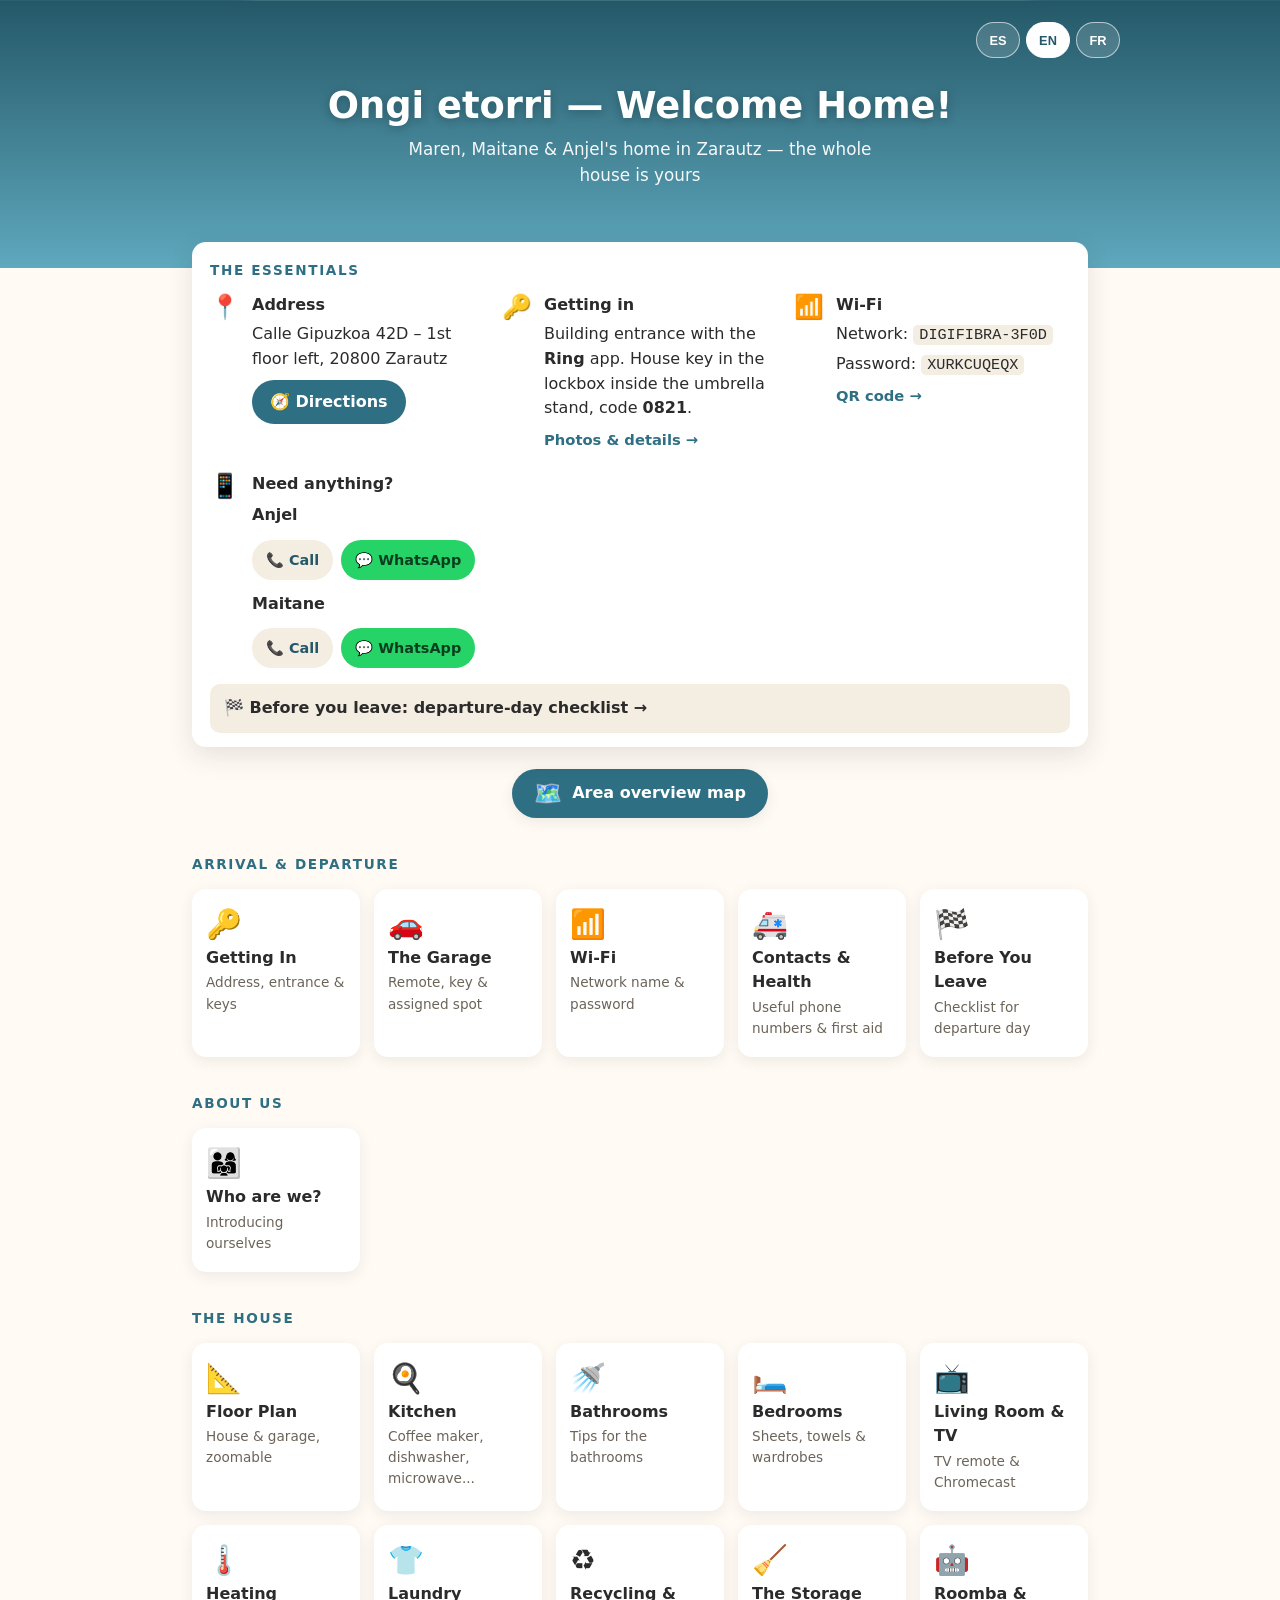
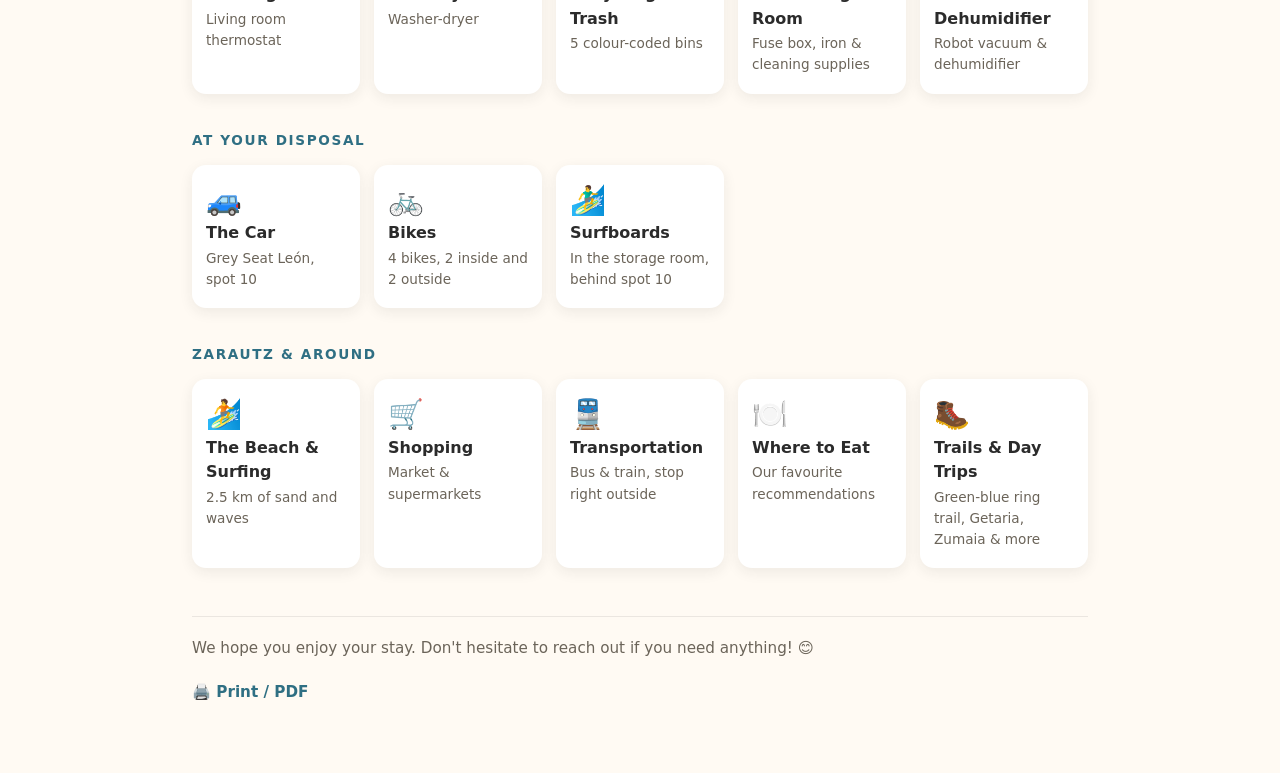
<file: index.html>
<!DOCTYPE html>
<html lang="es">
<head>
<meta charset="UTF-8">
<meta name="viewport" content="width=device-width, initial-scale=1.0">
<meta name="robots" content="noindex, nofollow">
<meta name="description" content="Guía para huéspedes de nuestra casa en Zarautz: cómo entrar, Wi-Fi, la casa y la zona. ES · EN · FR">
<meta name="theme-color" content="#2f6f83">
<meta property="og:type" content="website">
<meta property="og:site_name" content="Ongi etorri — Zarautz">
<meta property="og:title" content="Ongi etorri — ¡Bienvenidos a casa!">
<meta property="og:description" content="Guía para huéspedes de nuestra casa en Zarautz: cómo entrar, Wi-Fi, la casa y la zona.">
<meta property="og:url" content="https://amendizabalosa.github.io/home-exchange-zarautz/">
<meta property="og:image" content="https://amendizabalosa.github.io/home-exchange-zarautz/assets/images/og-image.jpg">
<meta property="og:image:width" content="1200">
<meta property="og:image:height" content="630">
<meta property="og:image:alt" content="Ongi etorri! Nuestra casa en Zarautz">
<meta name="twitter:card" content="summary_large_image">
<link rel="icon" href="assets/images/icons/favicon.svg" type="image/svg+xml">
<link rel="icon" href="assets/images/icons/favicon-32.png" sizes="32x32" type="image/png">
<link rel="apple-touch-icon" href="assets/images/icons/apple-touch-icon.png">
<link rel="manifest" href="manifest.webmanifest">
<link rel="stylesheet" href="assets/css/style.css">
<script src="assets/js/i18n.js"></script>
<title>Bienvenidos a casa</title>
</head>
<body>

<header class="hero" id="hero">
  <div class="hero-lang">
    <div class="lang-switcher" id="lang-switcher"></div>
  </div>
  <div class="hero-text">
    <h1 id="site-title">Ongi etorri — ¡Bienvenidos a casa!</h1>
    <p class="tagline" id="site-tagline"></p>
  </div>
</header>

<main class="wrap home">
  <section class="essentials" id="essentials" aria-labelledby="essentials-title"></section>

  <div class="map-cta-wrap">
    <a class="map-cta" href="map.html">
      <span class="map-cta-icon" aria-hidden="true">🗺️</span>
      <span id="map-cta-text">Mapa general de la zona</span>
    </a>
  </div>

  <div id="categories"></div>

  <footer class="site-footer">
    <p id="site-footer-text"></p>
    <a href="print.html" class="footer-print" data-nav-print>🖨️ Imprimir / PDF</a>
  </footer>
</main>

<script src="assets/js/ui.js"></script>
<script src="assets/js/render-home.js"></script>
</body>
</html>
</file>
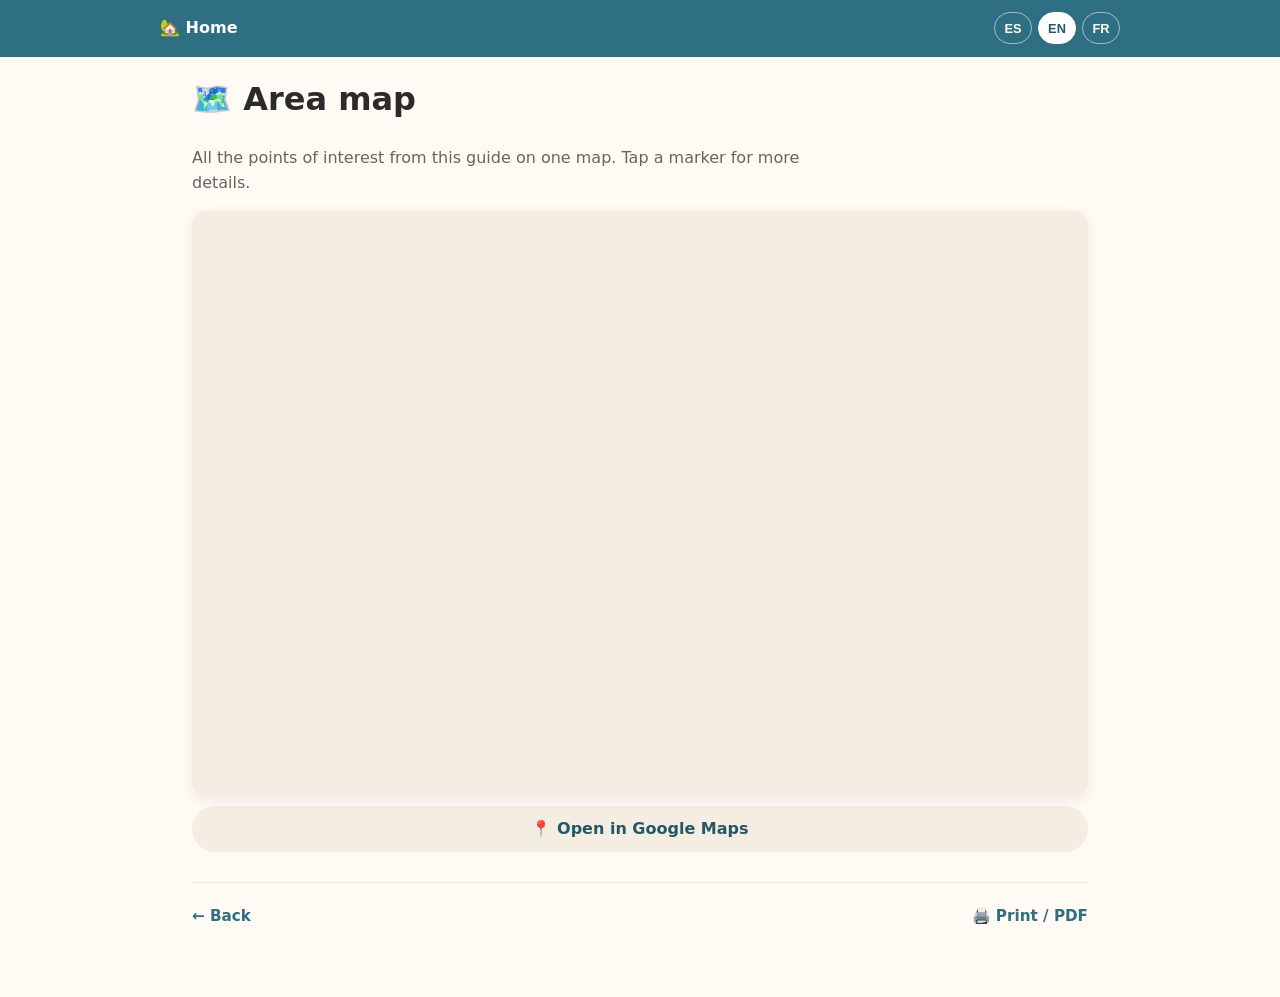
<file: map.html>
<!DOCTYPE html>
<html lang="es">
<head>
<meta charset="UTF-8">
<meta name="viewport" content="width=device-width, initial-scale=1.0">
<meta name="robots" content="noindex, nofollow">
<meta name="description" content="Guía para huéspedes de nuestra casa en Zarautz: cómo entrar, Wi-Fi, la casa y la zona. ES · EN · FR">
<meta name="theme-color" content="#2f6f83">
<meta property="og:type" content="website">
<meta property="og:site_name" content="Ongi etorri — Zarautz">
<meta property="og:title" content="Ongi etorri — ¡Bienvenidos a casa!">
<meta property="og:description" content="Guía para huéspedes de nuestra casa en Zarautz: cómo entrar, Wi-Fi, la casa y la zona.">
<meta property="og:url" content="https://amendizabalosa.github.io/home-exchange-zarautz/">
<meta property="og:image" content="https://amendizabalosa.github.io/home-exchange-zarautz/assets/images/og-image.jpg">
<meta property="og:image:width" content="1200">
<meta property="og:image:height" content="630">
<meta property="og:image:alt" content="Ongi etorri! Nuestra casa en Zarautz">
<meta name="twitter:card" content="summary_large_image">
<link rel="icon" href="assets/images/icons/favicon.svg" type="image/svg+xml">
<link rel="icon" href="assets/images/icons/favicon-32.png" sizes="32x32" type="image/png">
<link rel="apple-touch-icon" href="assets/images/icons/apple-touch-icon.png">
<link rel="manifest" href="manifest.webmanifest">
<link rel="stylesheet" href="assets/css/style.css">
<script src="assets/js/i18n.js"></script>
<title>Mapa</title>
</head>
<body>

<header class="top-bar">
  <div class="top-bar-inner">
    <a href="index.html" class="top-bar-home" data-nav-home>🏡 Inicio</a>
    <div class="top-bar-right">
      <div class="lang-switcher" id="lang-switcher"></div>
    </div>
  </div>
</header>

<main class="wrap map-header">
  <h1 id="map-title">🗺️ Mapa de la zona</h1>
  <p id="map-intro"></p>

  <div id="full-map"></div>

  <footer class="page-footer">
    <a href="index.html" data-back-link>← Volver</a>
    <a href="print.html" data-nav-print>🖨️ Imprimir / PDF</a>
  </footer>
</main>

<script src="assets/js/ui.js"></script>
<script src="assets/js/render-map-page.js"></script>
</body>
</html>
</file>
<file: assets/css/style.css>
:root {
  --color-sea: #2f6f83;
  --color-sea-dark: #245868;
  --color-sea-light: #5fa8bd;
  --color-sand: #f4ede1;
  --color-sand-dark: #c9a87c;
  --color-ink: #2b2b2b;
  --color-muted: #6b6459;
  --color-bg: #fffaf3;
  --color-card: #ffffff;
  --color-focus: #e08a1e;
  --radius: 14px;
  --shadow: 0 4px 14px rgba(43, 43, 43, 0.08);
  --max-width: 960px;
}

* { box-sizing: border-box; }

/* Mientras llegan las traducciones no se muestra el texto estático en español */
html.i18n-loading body { visibility: hidden; }

body {
  margin: 0;
  font-family: "Segoe UI", system-ui, -apple-system, sans-serif;
  background: var(--color-bg);
  color: var(--color-ink);
  line-height: 1.55;
}

a { color: var(--color-sea); text-decoration: none; }
a:hover { text-decoration: underline; }

/* Foco visible para teclado en todos los elementos interactivos */
:focus-visible {
  outline: 3px solid var(--color-focus);
  outline-offset: 3px;
  border-radius: 6px;
}

code {
  font-family: "SFMono-Regular", Consolas, "Liberation Mono", Menlo, monospace;
  font-size: 0.95em;
  background: var(--color-sand);
  padding: 1px 6px;
  border-radius: 5px;
  word-break: break-all;
}

.wrap {
  max-width: var(--max-width);
  margin: 0 auto;
  padding: 0 16px 60px;
}

/* Botones genéricos */
.btn {
  display: inline-flex;
  align-items: center;
  justify-content: center;
  gap: 6px;
  min-height: 44px;
  padding: 10px 18px;
  border-radius: 999px;
  font-weight: 700;
  background: var(--color-sand);
  color: var(--color-sea-dark);
  white-space: nowrap;
}
.btn:hover { text-decoration: none; filter: brightness(0.97); }
.btn-primary { background: var(--color-sea); color: #fff; }
.btn-small { min-height: 40px; padding: 8px 14px; font-size: 0.9rem; }
.btn-whatsapp { background: #25d366; color: #0b3d1f; }

/* Language switcher */
.lang-switcher { display: flex; gap: 6px; }
.lang-btn {
  min-width: 44px;
  min-height: 36px;
  background: var(--color-card);
  border: 1px solid var(--color-sand-dark);
  color: var(--color-sea);
  padding: 6px 10px;
  border-radius: 999px;
  font-size: 0.8rem;
  font-weight: 700;
  cursor: pointer;
}
.lang-btn.is-active { background: var(--color-sea); color: #fff; border-color: var(--color-sea); }

/* ---------- Portada ---------- */
.hero {
  position: relative;
  color: #fff;
  padding: 18px 16px 34px;
  background:
    radial-gradient(120% 70% at 50% 120%, var(--color-sand) 0 38%, transparent 39%),
    linear-gradient(180deg, var(--color-sea-dark) 0%, var(--color-sea-light) 100%);
  background-size: cover;
  background-position: center;
}
.hero.has-image {
  background-color: var(--color-sea);
}
.hero.has-image::before {
  content: "";
  position: absolute;
  inset: 0;
  background: linear-gradient(180deg, rgba(0,0,0,0.35) 0%, rgba(0,0,0,0.15) 45%, rgba(0,0,0,0.5) 100%);
}
.hero > * { position: relative; }
.hero-lang { display: flex; justify-content: flex-end; max-width: var(--max-width); margin: 0 auto; }
.hero .lang-btn { background: rgba(255,255,255,0.15); color: #fff; border-color: rgba(255,255,255,0.6); }
.hero .lang-btn.is-active { background: #fff; color: var(--color-sea-dark); border-color: #fff; }
.hero-text { text-align: center; max-width: var(--max-width); margin: 26px auto 34px; }
.hero-text h1 {
  margin: 0 0 8px;
  font-size: clamp(1.5rem, 5vw, 2.3rem);
  line-height: 1.2;
  text-shadow: 0 2px 10px rgba(0,0,0,0.25);
}
.hero-text .tagline { margin: 0 auto; max-width: 46ch; font-size: 1.05rem; opacity: 0.95; }

/* Bloque "Lo esencial" */
.essentials {
  position: relative;
  margin: -26px 0 0;
  background: var(--color-card);
  border-radius: var(--radius);
  box-shadow: 0 8px 26px rgba(43, 43, 43, 0.12);
  padding: 18px 18px 14px;
}
.essentials:empty { display: none; }
.essentials-title {
  margin: 0 0 12px;
  font-size: 0.85rem;
  letter-spacing: 0.12em;
  text-transform: uppercase;
  color: var(--color-sea);
}
.essentials-grid { display: grid; gap: 16px; grid-template-columns: repeat(auto-fit, minmax(240px, 1fr)); }
.essential { display: flex; gap: 12px; align-items: flex-start; }
.essential-icon { font-size: 1.5rem; line-height: 1.2; }
.essential-body { display: flex; flex-direction: column; gap: 4px; min-width: 0; align-items: flex-start; }
.essential-label { font-weight: 700; }
.essential-value { color: var(--color-ink); }
.essential-body .btn { margin-top: 4px; }
.essential-more { font-weight: 600; font-size: 0.92rem; padding: 4px 0; }
.contact-row { display: flex; flex-wrap: wrap; align-items: center; gap: 8px; margin-top: 2px; }
.contact-row + .contact-row { margin-top: 8px; }
.contact-name { flex: 0 0 100%; font-weight: 600; }
.essentials-checkout {
  display: block;
  margin-top: 16px;
  padding: 12px 14px;
  border-radius: 10px;
  background: var(--color-sand);
  color: var(--color-ink);
  font-weight: 600;
}

/* Acceso al mapa general desde la portada */
.map-cta-wrap { text-align: center; margin-top: 22px; }
.map-cta {
  display: inline-flex;
  align-items: center;
  gap: 10px;
  min-height: 48px;
  padding: 12px 22px;
  background: var(--color-sea);
  color: #fff;
  border-radius: 999px;
  font-weight: 700;
  box-shadow: var(--shadow);
  transition: transform 0.15s ease, box-shadow 0.15s ease;
}
.map-cta:hover { transform: translateY(-2px); box-shadow: 0 8px 20px rgba(43,43,43,0.16); text-decoration: none; }
.map-cta-icon { font-size: 1.4rem; line-height: 1; }

/* ---------- Barra superior (páginas interiores) ---------- */
.top-bar {
  background: var(--color-sea);
  color: #fff;
  padding: 8px 16px;
}
.top-bar-inner {
  max-width: var(--max-width);
  margin: 0 auto;
  display: flex;
  align-items: center;
  justify-content: space-between;
  flex-wrap: wrap;
  gap: 8px 16px;
}
.top-bar a { color: #fff; font-weight: 600; display: inline-block; padding: 8px 0; }
.top-bar-right { display: flex; align-items: center; gap: 14px; }
.top-bar nav { display: flex; gap: 18px; }
.top-bar .lang-btn {
  min-width: 38px;
  min-height: 32px;
  padding: 4px 8px;
  background: transparent;
  color: #fff;
  border-color: rgba(255,255,255,0.55);
}
.top-bar .lang-btn.is-active { background: #fff; color: var(--color-sea-dark); border-color: #fff; }
.top-bar :focus-visible { outline-color: #fff; }

/* ---------- Categorías y tarjetas ---------- */
.category { margin-top: 30px; }
.category-summary {
  display: flex;
  align-items: center;
  gap: 10px;
  cursor: pointer;
  list-style: none;
  padding: 6px 0;
  margin-bottom: 8px;
}
.category-summary::-webkit-details-marker { display: none; }
.category-summary::after {
  content: "▾";
  margin-left: auto;
  color: var(--color-sea);
  font-size: 1.1rem;
  transition: transform 0.2s ease;
}
.category:not([open]) .category-summary::after { transform: rotate(-90deg); }
.category-title {
  margin: 0;
  font-size: 0.85rem;
  letter-spacing: 0.12em;
  text-transform: uppercase;
  color: var(--color-sea);
}
.category-count {
  font-size: 0.75rem;
  font-weight: 700;
  color: var(--color-muted);
  background: var(--color-sand);
  border-radius: 999px;
  padding: 1px 8px;
}
.card-grid {
  display: grid;
  grid-template-columns: repeat(auto-fill, minmax(150px, 1fr));
  gap: 14px;
}
.card {
  background: var(--color-card);
  border-radius: var(--radius);
  box-shadow: var(--shadow);
  padding: 18px 14px;
  display: flex;
  flex-direction: column;
  align-items: flex-start;
  gap: 4px;
  transition: transform 0.15s ease, box-shadow 0.15s ease;
  color: var(--color-ink);
}
.card:hover { transform: translateY(-3px); box-shadow: 0 8px 20px rgba(43,43,43,0.14); text-decoration: none; }
.card:focus-visible { outline-offset: 2px; border-radius: var(--radius); }
.card-icon { font-size: 1.8rem; line-height: 1.2; }
.card-text { display: flex; flex-direction: column; gap: 2px; min-width: 0; }
.card-title { font-weight: 700; }
.card-subtitle { font-size: 0.85rem; color: var(--color-muted); }

/* Footer */
.site-footer {
  margin-top: 48px;
  padding-top: 20px;
  border-top: 1px solid rgba(0,0,0,0.08);
  color: var(--color-muted);
  font-size: 0.95rem;
}
.site-footer p { margin: 0 0 12px; }
.footer-print, .page-footer a { font-weight: 600; display: inline-block; padding: 8px 0; }
.page-footer {
  display: flex;
  justify-content: space-between;
  flex-wrap: wrap;
  gap: 12px;
  margin-top: 30px;
  padding-top: 14px;
  border-top: 1px solid rgba(0,0,0,0.08);
  font-size: 0.95rem;
}

/* ---------- Páginas interiores ---------- */
.back-link { display: inline-block; font-weight: 600; padding: 8px 0; }
.back-link-top { margin-top: 10px; }
.subpage-header {
  display: flex;
  align-items: center;
  gap: 12px;
  margin: 8px 0 22px;
}
.subpage-icon { font-size: 2.2rem; }
.subpage-header h1 { margin: 0; font-size: 1.6rem; line-height: 1.25; }

.content-blocks p { margin: 0 0 16px; }
.info-box {
  display: flex;
  gap: 12px;
  background: var(--color-sand);
  border-left: 4px solid var(--color-sand-dark);
  border-radius: 10px;
  padding: 14px 16px;
  margin: 0 0 16px;
}
.info-box-icon { font-size: 1.3rem; }

.block-title {
  font-size: 1.1rem;
  margin: 26px 0 12px;
}
.content-blocks > .places:first-child .block-title { margin-top: 0; }

/* Anterior / siguiente */
.pager {
  display: grid;
  grid-template-columns: 1fr 1fr;
  gap: 12px;
  margin-top: 30px;
}
.pager-link {
  display: flex;
  flex-direction: column;
  gap: 2px;
  padding: 12px 14px;
  background: var(--color-card);
  border-radius: var(--radius);
  box-shadow: var(--shadow);
  color: var(--color-ink);
}
.pager-link:hover { text-decoration: none; box-shadow: 0 8px 20px rgba(43,43,43,0.14); }
.pager-next { text-align: right; align-items: flex-end; }
.pager-label { font-size: 0.75rem; text-transform: uppercase; letter-spacing: 0.1em; color: var(--color-muted); }
.pager-title { font-weight: 700; color: var(--color-sea); }

/* Tarjetas de sitios (restaurantes, excursiones) */
.place-list {
  list-style: none;
  padding: 0;
  margin: 0 0 20px;
  display: grid;
  gap: 12px;
  grid-template-columns: repeat(auto-fill, minmax(260px, 1fr));
}
.place-card {
  background: var(--color-card);
  border-radius: var(--radius);
  box-shadow: var(--shadow);
  padding: 14px 16px;
  display: flex;
  flex-direction: column;
  gap: 6px;
}
.place-head { display: flex; flex-wrap: wrap; align-items: baseline; gap: 6px 10px; }
.place-name { margin: 0; font-size: 1.05rem; }
.place-tag {
  font-size: 0.78rem;
  font-weight: 600;
  color: var(--color-sea-dark);
  background: #e6f1f4;
  border-radius: 999px;
  padding: 2px 10px;
}
.content-blocks .place-text { margin: 0; color: var(--color-ink); }
.place-links { display: flex; flex-wrap: wrap; gap: 4px 16px; margin-top: auto; }
.place-links a { font-weight: 600; font-size: 0.92rem; padding: 6px 0; }

/* Lista de comprobación */
.checklist { list-style: none; padding: 0; margin: 0 0 8px; }
.checklist-item {
  display: flex;
  align-items: flex-start;
  gap: 12px;
  background: var(--color-card);
  border-radius: 10px;
  box-shadow: var(--shadow);
  padding: 12px 14px;
  margin-bottom: 10px;
}
.checklist-item input { width: 22px; height: 22px; margin: 2px 0 0; flex: 0 0 auto; accent-color: var(--color-sea); cursor: pointer; }
.checklist-item label { cursor: pointer; }
.checklist-item.is-done label { color: var(--color-muted); text-decoration: line-through; }
.checklist-hint { font-size: 0.85rem; color: var(--color-muted); }

/* Wi-Fi card with connect QR */
.wifi-card {
  display: flex;
  flex-wrap: wrap;
  align-items: center;
  gap: 24px;
  margin: 0 0 16px;
  padding: 22px 24px;
  border-radius: var(--radius);
  background: linear-gradient(135deg, var(--color-sea) 0%, var(--color-sea-light) 100%);
  color: #fff;
  box-shadow: var(--shadow);
}
.wifi-card-info { flex: 1 1 220px; min-width: 0; }
.wifi-field { display: flex; flex-direction: column; gap: 2px; }
.wifi-field + .wifi-field { margin-top: 14px; }
.wifi-label {
  font-size: 0.72rem;
  text-transform: uppercase;
  letter-spacing: 0.14em;
  opacity: 0.85;
}
.wifi-value {
  font-size: 1.25rem;
  font-weight: 700;
  word-break: break-all;
  font-family: "SFMono-Regular", Consolas, "Liberation Mono", Menlo, monospace;
}
.wifi-card-qr { text-align: center; margin: 0 auto; }
.wifi-card-qr img {
  display: block;
  width: 184px;
  height: 184px;
  padding: 10px;
  border-radius: 10px;
  background: #fff;
}

/* Galería: miniaturas con la foto entera (sin recortes fuertes) */
.gallery-grid {
  display: flex;
  flex-wrap: wrap;
  justify-content: center;
  gap: 10px;
  margin: 0 0 20px;
}
.gallery-thumb {
  border: none;
  padding: 0;
  background: var(--color-card);
  cursor: zoom-in;
  border-radius: 10px;
  overflow: hidden;
  box-shadow: var(--shadow);
  max-width: 100%;
  font: inherit;
}
.gallery-thumb img { display: block; height: 240px; width: auto; max-width: 100%; object-fit: cover; }
.gallery-grid.gallery-single .gallery-thumb { max-width: 360px; }
.gallery-grid.gallery-single .gallery-thumb img { width: 100%; height: auto; }
/* Planos: a todo el ancho, con pie de foto */
.gallery-grid.gallery-full { flex-direction: column; align-items: stretch; }
.gallery-grid.gallery-full .gallery-thumb { max-width: none; }
.gallery-grid.gallery-full .gallery-thumb img { width: 100%; height: auto; object-fit: contain; }
.gallery-caption { display: block; padding: 8px 12px; font-weight: 600; color: var(--color-ink); text-align: left; }

/* Lightbox */
.lightbox-overlay {
  position: fixed; inset: 0; background: rgba(20, 20, 20, 0.94);
  display: none; align-items: center; justify-content: center;
  z-index: 1000; padding: 20px;
  touch-action: pan-y pinch-zoom;
}
.lightbox-overlay.is-open { display: flex; }
.lightbox-figure { margin: 0; text-align: center; max-width: 92vw; }
.lightbox-img { max-width: 92vw; max-height: 76vh; border-radius: 8px; background: #fff; }
.lightbox-caption { color: #fff; margin-top: 10px; font-size: 0.9rem; display: flex; flex-wrap: wrap; justify-content: center; gap: 4px 10px; }
.lightbox-counter { opacity: 0.7; }
.lightbox-full { color: #cfe8ef; text-decoration: underline; }
.lightbox-close, .lightbox-prev, .lightbox-next {
  position: absolute; background: rgba(255,255,255,0.18); color: #fff; border: none;
  border-radius: 50%; width: 48px; height: 48px; font-size: 1.5rem; cursor: pointer; z-index: 1;
}
.lightbox-close { top: 14px; right: 14px; }
.lightbox-prev { left: 10px; top: 50%; transform: translateY(-50%); }
.lightbox-next { right: 10px; top: 50%; transform: translateY(-50%); }
.lightbox-overlay.is-single .lightbox-prev,
.lightbox-overlay.is-single .lightbox-next { display: none; }

/* Mapas (Google My Maps) */
.map-block { margin: 0 0 20px; }
.map-frame {
  position: relative;
  border-radius: var(--radius);
  overflow: hidden;
  box-shadow: var(--shadow);
  background: var(--color-sand);
  height: 320px;
}
.full-map .map-frame { height: 65vh; min-height: 380px; }
.map-frame iframe { width: 100%; height: 100%; border: 0; display: block; }
/* Escudo táctil: en móvil evita que el mapa "atrape" el scroll hasta que se toca */
.map-shield {
  display: none;
  position: absolute;
  inset: 0;
  width: 100%;
  border: 0;
  background: rgba(0,0,0,0.12);
  color: #fff;
  font-weight: 700;
  font-size: 0.95rem;
  text-shadow: 0 1px 4px rgba(0,0,0,0.6);
  cursor: pointer;
}
@media (pointer: coarse) {
  .map-shield { display: block; }
}
.map-open {
  display: flex;
  align-items: center;
  justify-content: center;
  min-height: 46px;
  margin-top: 10px;
  padding: 10px 16px;
  border-radius: 999px;
  background: var(--color-sand);
  color: var(--color-sea-dark);
  font-weight: 700;
}
.map-open:hover { text-decoration: none; filter: brightness(0.97); }
.map-header p { color: var(--color-muted); max-width: 60ch; }
.map-header h1, .print-header h1 { margin-top: 18px; }

/* Print page */
.print-header p { color: var(--color-muted); max-width: 60ch; }
.print-actions { display: flex; align-items: center; gap: 24px; flex-wrap: wrap; margin: 18px 0 30px; }
.print-button {
  background: var(--color-sea); color: #fff; border: none; border-radius: 999px;
  padding: 12px 22px; font-size: 1rem; cursor: pointer;
}
.qr-block { text-align: center; }
#qr-code img { border-radius: 8px; box-shadow: var(--shadow); }
#qr-code img, #qr-code table { display: block; margin: 0 auto; }
#qr-caption { font-size: 0.85rem; color: var(--color-muted); margin-top: 6px; }
.print-category h2 { color: var(--color-sea); letter-spacing: 0.08em; text-transform: uppercase; font-size: 0.95rem; margin-top: 36px; }
.print-page { margin-bottom: 26px; }
.print-page h3 { margin-bottom: 8px; }
.print-page h4 { margin: 14px 0 6px; }
.print-places { margin: 0 0 12px; padding-left: 20px; }
.print-places li { margin-bottom: 4px; }
.print-checklist li { margin-bottom: 6px; }
.print-map-note { color: var(--color-muted); font-style: italic; }
.print-gallery img { height: 140px; width: auto; border-radius: 10px; }

/* Access gate */
.access-gate-overlay {
  position: fixed; inset: 0; background: var(--color-sea); display: flex;
  align-items: center; justify-content: center; z-index: 2000; padding: 20px;
}
.access-gate-form {
  background: #fff; border-radius: var(--radius); padding: 30px; text-align: center;
  display: flex; flex-direction: column; gap: 12px; width: 100%; max-width: 320px;
}
.access-gate-form input { padding: 10px 12px; border-radius: 8px; border: 1px solid var(--color-sand-dark); font-size: 1rem; }
.access-gate-form button { background: var(--color-sea); color: #fff; border: none; border-radius: 8px; padding: 10px; font-size: 1rem; cursor: pointer; }
.access-gate-error { color: #b3372c; font-size: 0.85rem; margin: 0; }

/* ---------- Móvil ---------- */
@media (max-width: 640px) {
  /* Tarjetas compactas en fila: icono + título + subtítulo */
  .card-grid { grid-template-columns: 1fr; gap: 8px; }
  .card {
    flex-direction: row;
    align-items: center;
    gap: 14px;
    padding: 10px 14px;
    border-radius: 12px;
  }
  .card:hover { transform: none; }
  .card-icon { font-size: 1.5rem; width: 1.8em; text-align: center; flex: 0 0 auto; }
  .card-subtitle { font-size: 0.8rem; }
  .category { margin-top: 14px; border-bottom: 1px solid rgba(0,0,0,0.06); padding-bottom: 6px; }
  .category-summary { min-height: 44px; margin-bottom: 4px; }
  .category[open] { padding-bottom: 14px; }

  .gallery-thumb img { height: 200px; }
  .pager-title { font-size: 0.9rem; }
  .wifi-card { padding: 18px; }
}

@media (min-width: 641px) {
  .wrap { padding: 0 32px 60px; }
  .hero { padding: 22px 32px 46px; }
  /* En escritorio las categorías siempre se ven abiertas; el plegado es para móvil */
  .category-summary { cursor: default; pointer-events: none; }
  .category-summary::after, .category-count { display: none; }
}

@media (prefers-reduced-motion: reduce) {
  * { transition: none !important; }
}

@media print {
  .top-bar, .lang-switcher, .print-actions, .back-link, .site-footer, .page-footer, .pager, .map-open { display: none !important; }
  body { background: #fff; }
  .print-page { page-break-inside: avoid; }
  a[href]::after { content: ""; }
  .wifi-card {
    background: #fff !important;
    color: var(--color-ink) !important;
    border: 1px solid var(--color-sand-dark);
    box-shadow: none;
    page-break-inside: avoid;
  }
  .wifi-card-qr img { border: 1px solid var(--color-sand-dark); }
}
</file>
